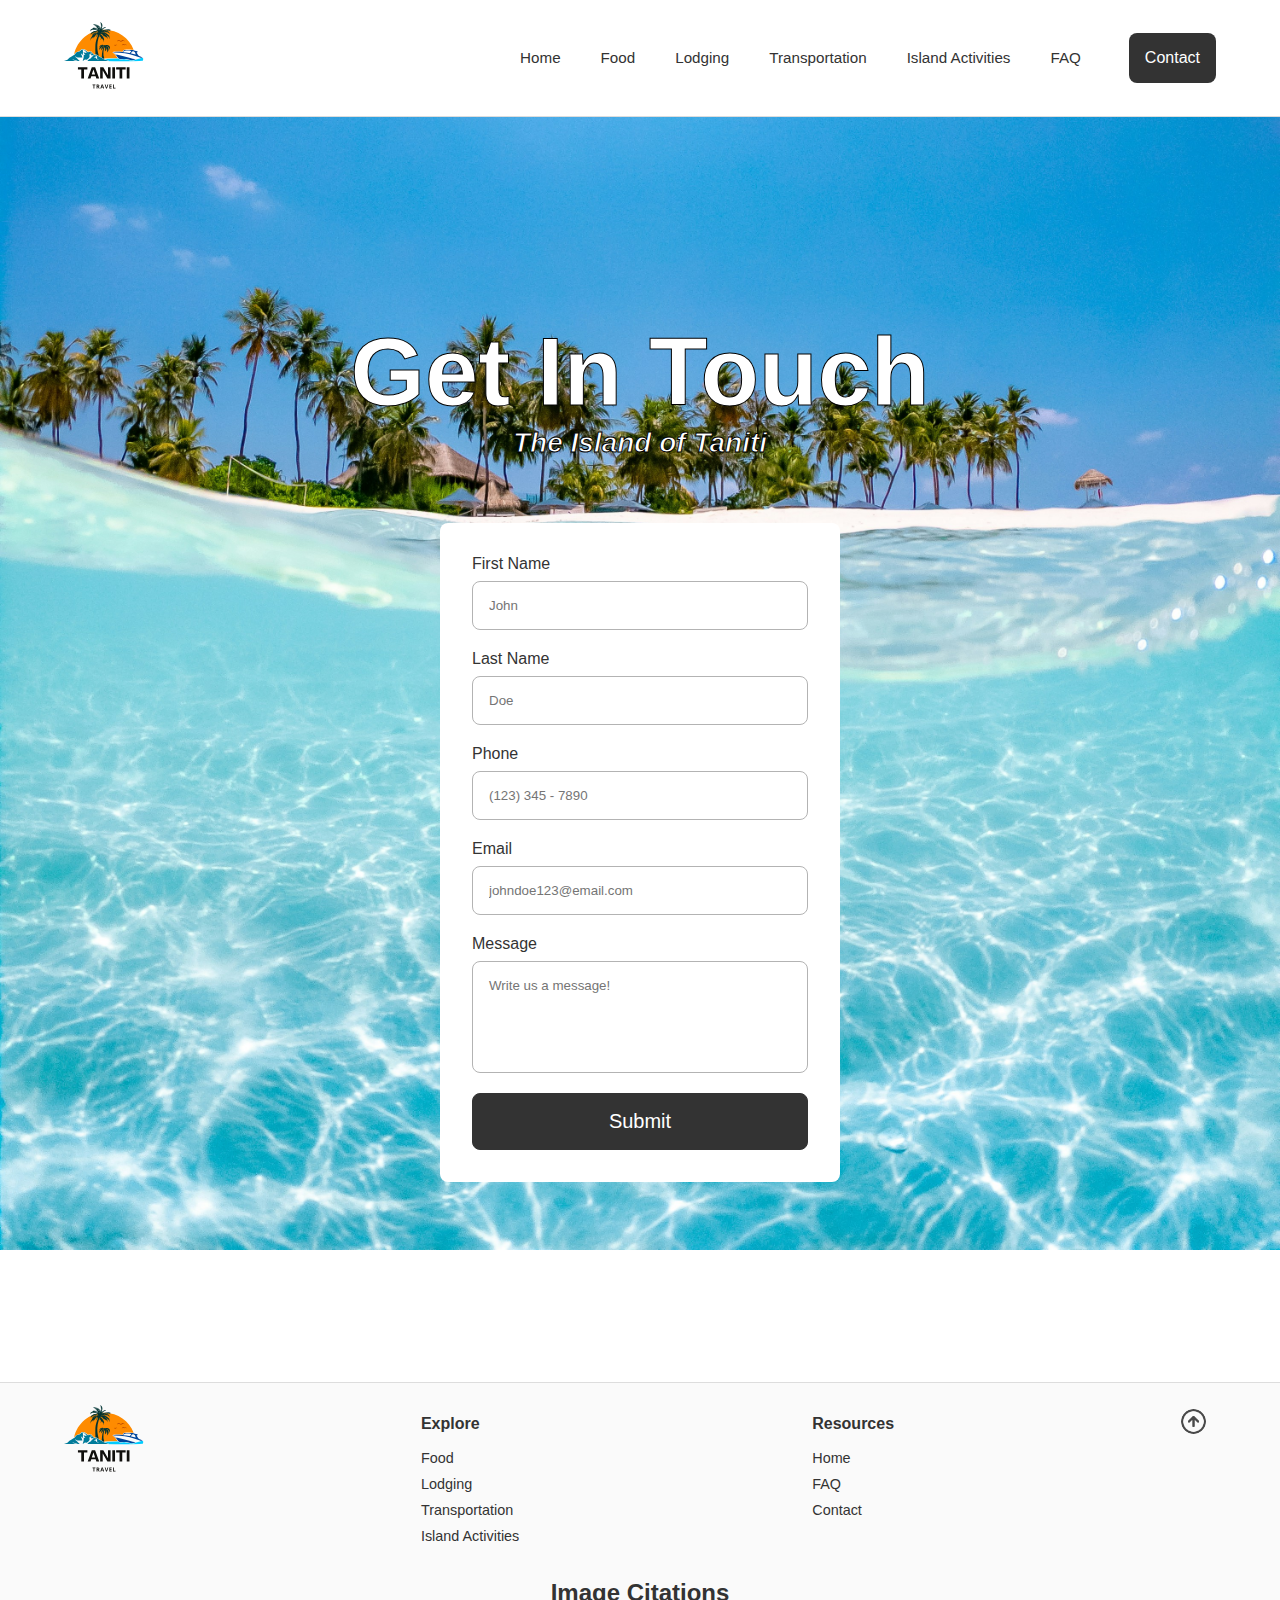
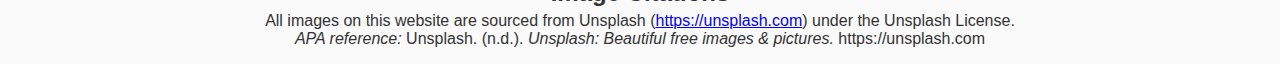
<file: contact.html>
<!DOCTYPE html>
<html lang="en">
<head>
  <meta charset="UTF-8" />
  <meta name="viewport" content="width=device-width, initial-scale=1.0" />
  <title>Contact — Taniti Travel</title>
  <link rel="stylesheet" href="style.css" />
</head>
<body id="top">
  <header class="navbar">
    <a href="index.html"><img class="logo" src="./images/logo.svg" alt="Company Logo"></a>
    <div class="flex">
    <nav>
      <ul class="nav-links">
        <li><a href="index.html">Home</a></li>
        <li><a href="food.html">Food</a></li>
        <li><a href="lodging.html">Lodging</a></li>
        <li><a href="transportation.html">Transportation</a></li>
        <li><a href="island-activities.html">Island Activities</a></li>
        <li><a href="faq.html">FAQ</a></li>
      </ul>
    </nav>
    <a href="contact.html" class="contact-btn">Contact</a>
    </div>
  </header>

  <main>
    <section class="section contact-background">
    <div class="contact-container hero">
    <h1>Get In Touch</h1>
    <p class="contact-p">The Island of Taniti</p>
    </div>
      <div class="form-container">
      <form>
          <label>First Name</label>
          <input type="text" placeholder="John" required>

          <label>Last Name</label>
          <input type="text" placeholder="Doe" required>

          <label>Phone</label>
          <input type="text" placeholder="(123) 345 - 7890" required>

          <label>Email</label>
          <input type="email" placeholder="johndoe123@email.com" required>

          <label>Message</label>
          <textarea placeholder="Write us a message!" required></textarea>

          <button id="submit" class="button" type="submit">Submit</button>
        </form>
        </div>
    </section>
  </main>

  <footer>
    <div class="footer-container">
    <a href="index.html"><img class="logo" src="./images/logo.svg" alt="Company Logo"></a>
      <div class="footer-col">
        <h4>Explore</h4>
        <ul>
          <li><a href="food.html">Food</a></li>
          <li><a href="lodging.html">Lodging</a></li>
          <li><a href="transportation.html">Transportation</a></li>
          <li><a href="island-activities.html">Island Activities</a></li>
        </ul>
      </div>
      <div class="footer-col">
        <h4>Resources</h4>
        <ul>
          <li><a href="index.html">Home</a></li>
          <li><a href="faq.html">FAQ</a></li>
          <li><a href="contact.html">Contact</a></li>
        </ul>
      </div>
      <a href="#top" class="back-to-top">
    <img src="./images/icon.png" alt="Back to top">
  </a>
    </div>
    <div class="image-citations">
    <h2>Image Citations</h2>
    <p>All images on this website are sourced from Unsplash (<a href="https://unsplash.com" target="_blank">https://unsplash.com</a>) under the Unsplash License.</p>
    <p><em>APA reference:</em> Unsplash. (n.d.). <em>Unsplash: Beautiful free images & pictures.</em> https://unsplash.com</p>
    </div>
  </footer>
</body>
</html>
</file>
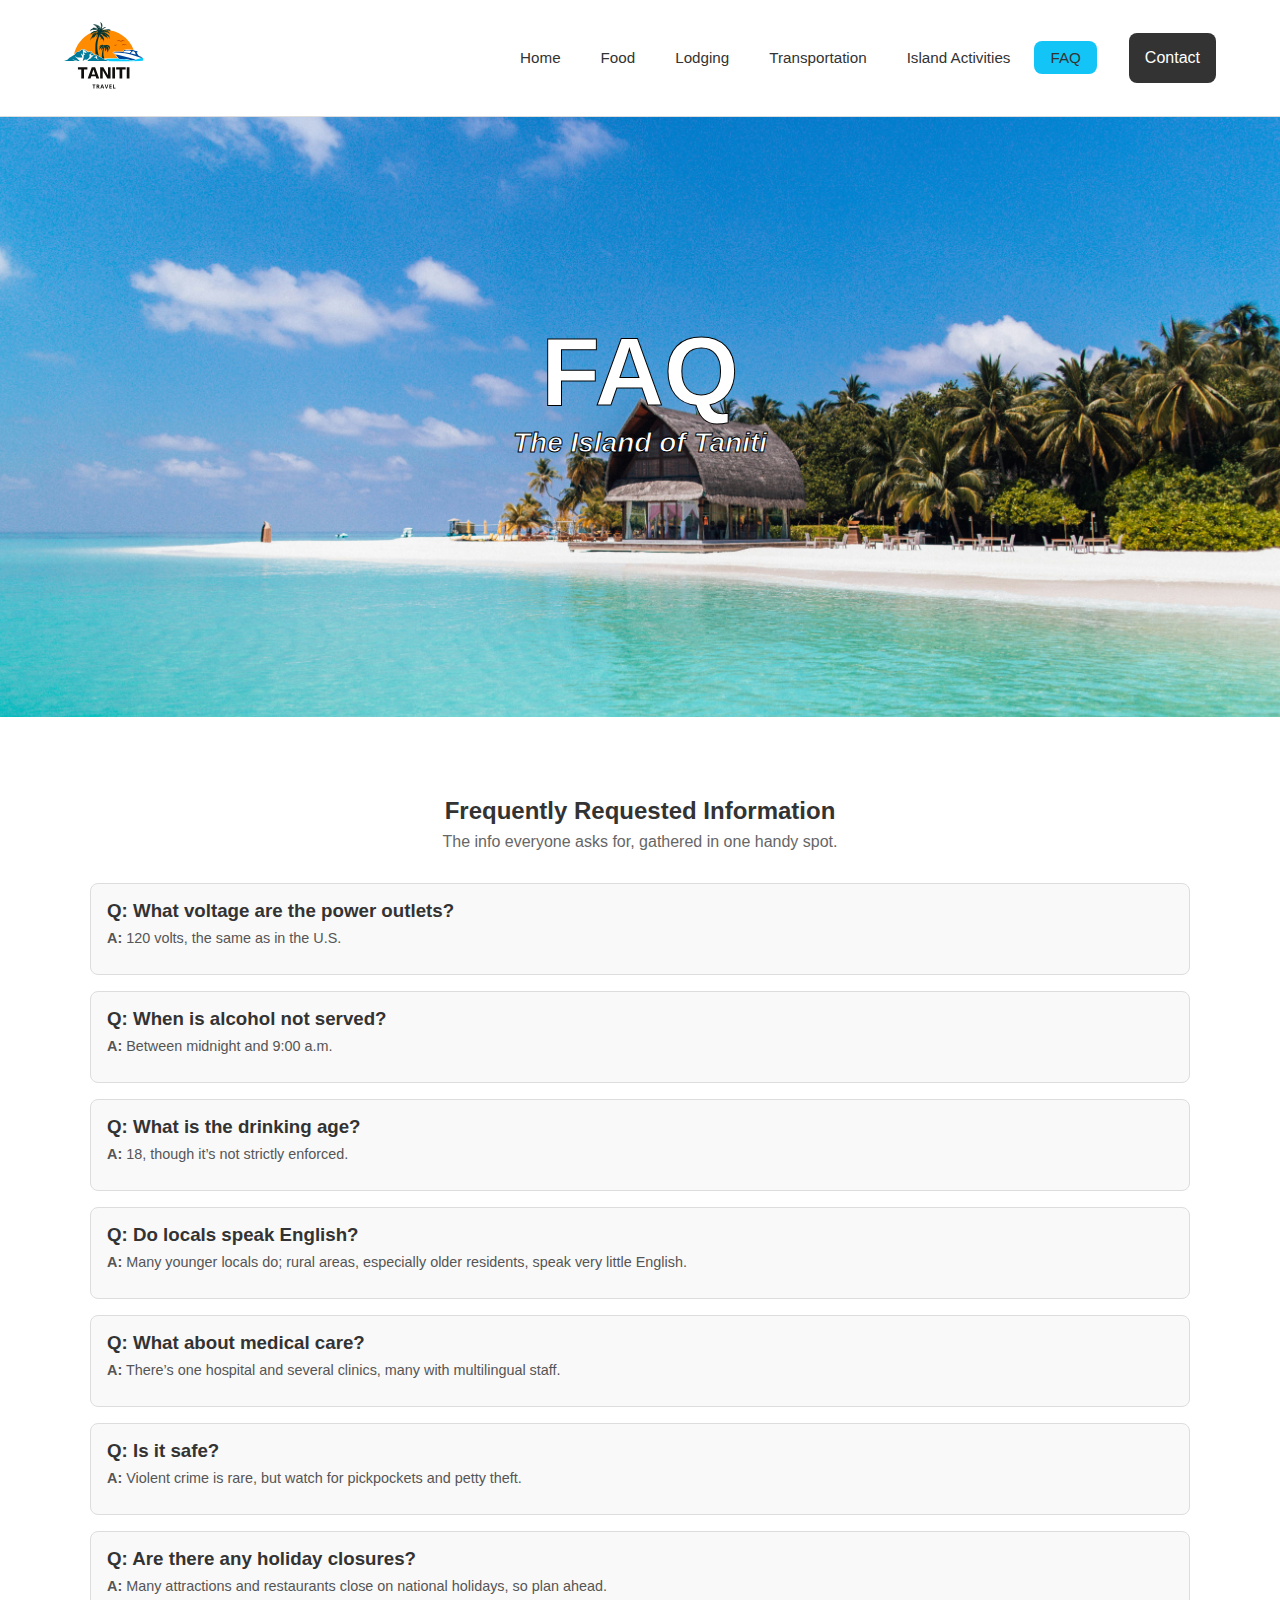
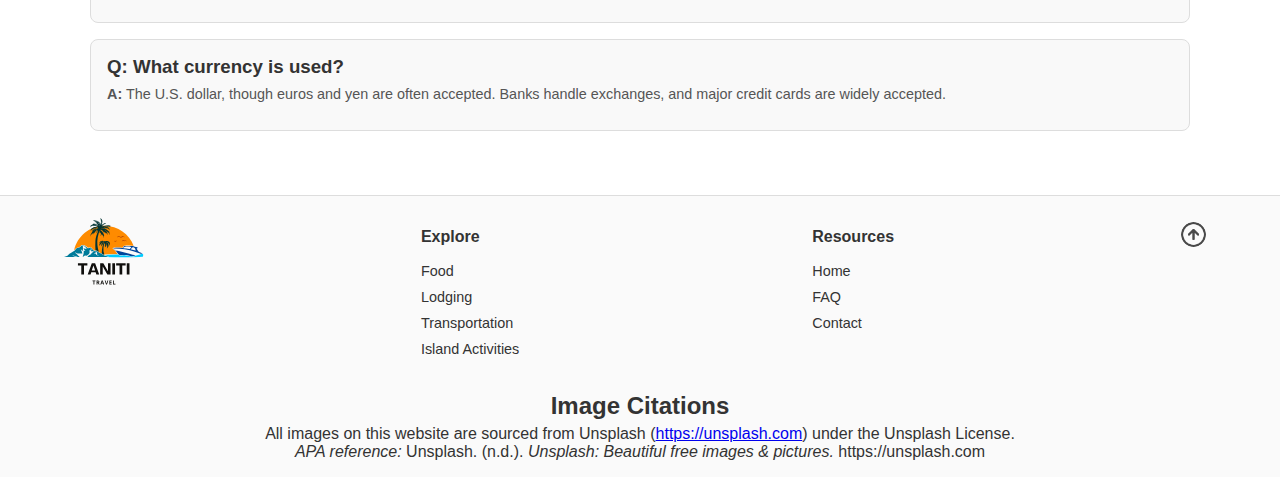
<file: faq.html>
<!DOCTYPE html>
<html lang="en">
<head>
  <meta charset="UTF-8" />
  <meta name="viewport" content="width=device-width, initial-scale=1.0" />
  <title>FAQ — Taniti Travel</title>
  <link rel="stylesheet" href="style.css" />
</head>
<body id="top">
  <header class="navbar">
    <a href="index.html"><img class="logo" src="./images/logo.svg" alt="Company Logo"></a>
    <div class="flex">
    <nav>
      <ul class="nav-links">
        <li><a href="index.html">Home</a></li>
        <li><a href="food.html">Food</a></li>
        <li><a href="lodging.html">Lodging</a></li>
        <li><a href="transportation.html">Transportation</a></li>
        <li><a href="island-activities.html">Island Activities</a></li>
        <li><a href="faq.html" class="active">FAQ</a></li>
      </ul>
    </nav>
    <a href="contact.html" class="contact-btn">Contact</a>
    </div>
  </header>

  <section class="hero faq-hero">
    <div class="hero-container">
    <h1>FAQ</h1>
    <p>The Island of Taniti</p>
    </div>
  </section>

  <main>
 <section class="section">
  <h2>Frequently Requested Information</h2>
  <p class="subheading">The info everyone asks for, gathered in one handy spot.</p>

  <div class="stacked-cards">
    <div class="card horizontal">
      <div class="card-content">
        <h3><strong>Q:</strong> What voltage are the power outlets?</h3>
        <p><strong>A:</strong> 120 volts, the same as in the U.S.</p>
      </div>
    </div>
    <div class="card horizontal">
      <div class="card-content">
        <h3><strong>Q:</strong> When is alcohol not served?</h3>
        <p><strong>A:</strong> Between midnight and 9:00 a.m.</p>
      </div>
    </div>
    <div class="card horizontal">
      <div class="card-content">
        <h3><strong>Q:</strong> What is the drinking age?</h3>
        <p><strong>A:</strong> 18, though it’s not strictly enforced.</p>
      </div>
    </div>
    <div class="card horizontal">
      <div class="card-content">
        <h3><strong>Q:</strong> Do locals speak English?</h3>
        <p><strong>A:</strong> Many younger locals do; rural areas, especially older residents, speak very little English.</p>
      </div>
    </div>
    <div class="card horizontal">
      <div class="card-content">
        <h3><strong>Q:</strong> What about medical care?</h3>
        <p><strong>A:</strong> There’s one hospital and several clinics, many with multilingual staff.</p>
      </div>
    </div>
    <div class="card horizontal">
      <div class="card-content">
        <h3><strong>Q:</strong> Is it safe?</h3>
        <p><strong>A:</strong> Violent crime is rare, but watch for pickpockets and petty theft.</p>
      </div>
    </div>
    <div class="card horizontal">
      <div class="card-content">
        <h3><strong>Q:</strong> Are there any holiday closures?</h3>
        <p><strong>A:</strong> Many attractions and restaurants close on national holidays, so plan ahead.</p>
      </div>
    </div>
    <div class="card horizontal">
      <div class="card-content">
        <h3><strong>Q:</strong> What currency is used?</h3>
        <p><strong>A:</strong> The U.S. dollar, though euros and yen are often accepted. Banks handle exchanges, and major credit cards are widely accepted.</p>
      </div>
    </div>
  </div>
</section>

  </main>

  <footer>
    <div class="footer-container">
    <a href="index.html"><img class="logo" src="./images/logo.svg" alt="Company Logo"></a>
      <div class="footer-col">
        <h4>Explore</h4>
        <ul>
          <li><a href="food.html">Food</a></li>
          <li><a href="lodging.html">Lodging</a></li>
          <li><a href="transportation.html">Transportation</a></li>
          <li><a href="island-activities.html">Island Activities</a></li>
        </ul>
      </div>
      <div class="footer-col">
        <h4>Resources</h4>
        <ul>
          <li><a href="index.html">Home</a></li>
          <li><a href="faq.html">FAQ</a></li>
          <li><a href="contact.html">Contact</a></li>
        </ul>
      </div>
      <a href="#top" class="back-to-top">
    <img src="./images/icon.png" alt="Back to top">
  </a>
    </div>
    <div class="image-citations">
    <h2>Image Citations</h2>
    <p>All images on this website are sourced from Unsplash (<a href="https://unsplash.com" target="_blank">https://unsplash.com</a>) under the Unsplash License.</p>
    <p><em>APA reference:</em> Unsplash. (n.d.). <em>Unsplash: Beautiful free images & pictures.</em> https://unsplash.com</p>
    </div>
  </footer>
</body>
</html>
</file>
<file: style.css>
* {
  margin: 0;
  padding: 0;
  box-sizing: border-box;
  font-family: Arial, sans-serif;
}

body {
  background-color: #fff;
  color: #333;
}

/* Header */
.navbar {
  display: flex;
  align-items: center;
  justify-content: space-between;
  padding: 1rem 4rem;
  border-bottom: 1px solid #ddd;
}

.logo {
  width: 80px;
  height: 80px;
}

.flex {
    display: flex;
    align-items: center;
}

.nav-links {
  list-style: none;
  display: flex;
  gap: 0.5rem;
}

.nav-links a {
  text-decoration: none;
  color: #333;
  font-size: 0.95rem;
  padding: 0.5rem 1rem;
}

.nav-links a:hover {
    background: #13c4f6;
    border-radius: 8px;
}

.active {
    background: #13c4f6;
    border-radius: 8px;
}

.contact-btn {
  background: #333;
  color: #fff;
  padding: 1rem 1rem;
  margin-left: 2rem;
  text-decoration: none;
  border-radius: 8px;
}

/* Hero Section */

.hero {
  text-align: center;
  margin-bottom: 2rem;
}

.hero h1 {
  font-size: 6rem;
  font-weight: bold;
  color: #fff;
  -webkit-text-stroke: 1px black;
}

.hero p {
  font-size: 1.75rem;
  color: #fff;
  font-weight: 600;
  font-style: italic;
  -webkit-text-stroke: 1px black;
}

/* Hero Images */

.hero-container {
  display: flex;
  flex-direction: column;
  margin: 0 auto;
  max-width: 1100px;
  text-align: center;
  align-items: center;
  padding-top: 200px;
}

.home-hero {
  background-image: url('./images/home/home-hero.jpg');
  height: 600px;
  background-attachment: fixed;
  background-position: center;
  background-repeat: no-repeat;
  background-size: cover;
}

.food-hero {
  background-image: url('./images/food/food-hero.jpg');
  height: 600px;
  background-attachment: fixed;
  background-position: center;
  background-repeat: no-repeat;
  background-size: cover;
}

.lodging-hero {
  background-image: url('./images/home/lodging.jpg');
  height: 600px;
  background-attachment: fixed;
  background-position: center;
  background-repeat: no-repeat;
  background-size: cover;
}

.transportation-hero {
  background-image: url('./images/transportation/transportation-hero.jpg');
  height: 600px;
  background-attachment: fixed;
  background-position: center;
  background-repeat: no-repeat;
  background-size: cover;
}

.island-activities-hero {
  background-image: url('./images/island-activities/island-activities-hero.jpg');
  height: 600px;
  background-attachment: fixed;
  background-position: center;
  background-repeat: no-repeat;
  background-size: cover;
}

.faq-hero {
  background-image: url('./images/faq/faq-hero.jpg');
  height: 600px;
  background-attachment: fixed;
  background-position: center;
  background-repeat: no-repeat;
  background-size: cover;
}

.contact-container {
  display: flex;
  flex-direction: column;
  margin: 0 auto;
  max-width: 1100px;
  text-align: center;
  align-items: center;
  padding-top: 152px;  
}

.contact-background {
  background-image: url('./images/contact/contact-background.jpg');
  height: 100%;
  background-attachment: fixed;
  background-position: center;
  background-repeat: no-repeat;
  background-size: cover;
}

#top > main > section > div.contact-container.hero > p {
  color: #fff;
}

/* Home Images */

.home-image-food {
  background-image: url('./images/home/food.jpg');
  background-size: cover;
  background-position: center;
  height: 150px;
  width: 100%;
  border-radius: 4px;
  margin-bottom: 1rem;
}

.home-image-lodging {
  background-image: url('./images/home/lodging.jpg');
  background-size: cover;
  background-position: center;
  height: 150px;
  width: 100%;
  border-radius: 4px;
  margin-bottom: 1rem;
}

.home-image-transportation {
  background-image: url('./images/home/transportation.jpg');
  background-size: cover;
  background-position: center;
  height: 150px;
  width: 300px;
  border-radius: 4px;
  margin-right: 20px;
}

.home-image-island-activities {
  background-image: url('./images/home/island-activities.jpg');
  background-size: cover;
  background-position: center;
  height: 150px;
  width: 300px;
  border-radius: 4px;
  margin-right: 20px;
}

/* Food Images */

.food-image-supermarket-1 {
  background-image: url('./images/food/supermarket-1.jpg');
  background-size: cover;
  background-position: center;
  height: 150px;
  width: 300px;
  border-radius: 4px;
  margin-right: 20px;
}

.food-image-supermarket-2 {
  background-image: url('./images/food/supermarket-2.jpg');
  background-size: cover;
  background-position: center;
  height: 150px;
  width: 300px;
  border-radius: 4px;
  margin-right: 20px;
}

.food-image-grocery-1 {
  background-image: url('./images/food/grocery-1.jpg');
  background-size: cover;
  background-position: center;
  height: 150px;
  width: 300px;
  border-radius: 4px;
  margin-right: 20px;
}

.food-image-grocery-2 {
  background-image: url('./images/food/grocery-2.jpg');
  background-size: cover;
  background-position: center;
  height: 150px;
  width: 300px;
  border-radius: 4px;
  margin-right: 20px;
}

.food-image-convenience {
  background-image: url('./images/food/convenience.jpg');
  background-size: cover;
  background-position: center;
  height: 150px;
  width: 300px;
  border-radius: 4px;
  margin-right: 20px;
}

.food-image-restaurant-1 {
  background-image: url('./images/food/restaurant-1.jpg');
  background-size: cover;
  background-position: center;
  height: 300px;
  width: 100%;
  border-radius: 4px;
  margin-bottom: 1rem;
}

.food-image-restaurant-2 {
  background-image: url('./images/food/restaurant-2.jpg');
  background-size: cover;
  background-position: center;
  height: 300px;
  width: 100%;
  border-radius: 4px;
  margin-bottom: 1rem;
}

.food-image-restaurant-3 {
  background-image: url('./images/food/restaurant-3.jpg');
  background-size: cover;
  background-position: center;
  height: 300px;
  width: 100%;
  border-radius: 4px;
  margin-bottom: 1rem;
}

.food-image-restaurant-4 {
  background-image: url('./images/food/restaurant-4.jpg');
  background-size: cover;
  background-position: center;
  height: 300px;
  width: 100%;
  border-radius: 4px;
  margin-bottom: 1rem;
}

.food-image-restaurant-5 {
  background-image: url('./images/food/restaurant-5.jpg');
  background-size: cover;
  background-position: center;
  height: 300px;
  width: 100%;
  border-radius: 4px;
  margin-bottom: 1rem;
}

.food-image-restaurant-6 {
  background-image: url('./images/food/restaurant-6.jpg');
  background-size: cover;
  background-position: center;
  height: 300px;
  width: 100%;
  border-radius: 4px;
  margin-bottom: 1rem;
}

.food-image-restaurant-7 {
  background-image: url('./images/food/restaurant-7.jpg');
  background-size: cover;
  background-position: center;
  height: 300px;
  width: 100%;
  border-radius: 4px;
  margin-bottom: 1rem;
}

.food-image-restaurant-8 {
  background-image: url('./images/food/restaurant-8.jpg');
  background-size: cover;
  background-position: center;
  height: 300px;
  width: 100%;
  border-radius: 4px;
  margin-bottom: 1rem;
}

.food-image-restaurant-9 {
  background-image: url('./images/food/restaurant-9.jpg');
  background-size: cover;
  background-position: center;
  height: 300px;
  width: 100%;
  border-radius: 4px;
  margin-bottom: 1rem;
}

.food-image-restaurant-10 {
  background-image: url('./images/food/restaurant-10.jpg');
  background-size: cover;
  background-position: center;
  height: 300px;
  width: 100%;
  border-radius: 4px;
  margin-bottom: 1rem;
}

/* Lodging Images */

.lodging-image-hotel-1 {
  background-image: url('./images/lodging/hotel-1.jpg');
  background-size: cover;
  background-position: center;
  height: 300px;
  width: 100%;
  border-radius: 4px;
  margin-bottom: 1rem;
}

.lodging-image-resort {
  background-image: url('./images/lodging/resort.jpg');
  background-size: cover;
  background-position: center;
  height: 300px;
  width: 100%;
  border-radius: 4px;
  margin-bottom: 1rem;
}

.lodging-image-hotel-2 {
  background-image: url('./images/lodging/hotel-2.jpg');
  background-size: cover;
  background-position: center;
  height: 300px;
  width: 100%;
  border-radius: 4px;
  margin-bottom: 1rem;
}

.lodging-image-bnb {
  background-image: url('./images/lodging/bnb.jpg');
  background-size: cover;
  background-position: center;
  height: 300px;
  width: 100%;
  border-radius: 4px;
  margin-bottom: 1rem;
}

/* Transportation Images */

.transportation-image-plane {
  background-image: url('./images/transportation/plane.jpg');
  background-size: cover;
  background-position: center;
  height: 150px;
  width: 100%;
  border-radius: 4px;
  margin-bottom: 1rem;
}

.transportation-image-cruise {
  background-image: url('./images/transportation/cruise.jpg');
  background-size: cover;
  background-position: center;
  height: 150px;
  width: 100%;
  border-radius: 4px;
  margin-bottom: 1rem;
}

.transportation-image-bus-1 {
  background-image: url('./images/Transportation/bus-1.jpg');
  background-size: cover;
  background-position: center;
  height: 150px;
  width: 300px;
  border-radius: 4px;
  margin-right: 20px;
}

.transportation-image-bus-2 {
  background-image: url('./images/Transportation/bus-2.jpg');
  background-size: cover;
  background-position: center;
  height: 150px;
  width: 300px;
  border-radius: 4px;
  margin-right: 20px;
}

.transportation-image-taxi {
  background-image: url('./images/Transportation/taxi.jpg');
  background-size: cover;
  background-position: center;
  height: 150px;
  width: 300px;
  border-radius: 4px;
  margin-right: 20px;
}

.transportation-image-rental {
  background-image: url('./images/Transportation/rental.jpg');
  background-size: cover;
  background-position: center;
  height: 150px;
  width: 300px;
  border-radius: 4px;
  margin-right: 20px;
}

.transportation-image-bike {
  background-image: url('./images/Transportation/bike.jpg');
  background-size: cover;
  background-position: center;
  height: 150px;
  width: 300px;
  border-radius: 4px;
  margin-right: 20px;
}

/* Island Activities Images */

.island-activities-image-city {
  background-image: url('./images/island-activities/city.jpg');
  background-size: cover;
  background-position: center;
  height: 150px;
  width: 100%;
  border-radius: 4px;
  margin-bottom: 1rem;
}

.island-activities-image-beach-1 {
  background-image: url('./images/island-activities/beach-1.jpg');
  background-size: cover;
  background-position: center;
  height: 150px;
  width: 100%;
  border-radius: 4px;
  margin-bottom: 1rem;
}

.island-activities-image-tour {
  background-image: url('./images/island-activities/tour.jpg');
  background-size: cover;
  background-position: center;
  height: 150px;
  width: 300px;
  border-radius: 4px;
  margin-right: 20px;
}

.island-activities-image-hike {
  background-image: url('./images/island-activities/hike.jpg');
  background-size: cover;
  background-position: center;
  height: 150px;
  width: 300px;
  border-radius: 4px;
  margin-right: 20px;
}

.island-activities-image-volcano {
  background-image: url('./images/island-activities/volcano.jpg');
  background-size: cover;
  background-position: center;
  height: 150px;
  width: 300px;
  border-radius: 4px;
  margin-right: 20px;
}

.island-activities-image-arcade {
  background-image: url('./images/island-activities/arcade.jpg');
  background-size: cover;
  background-position: center;
  height: 150px;
  width: 100%;
  border-radius: 4px;
  margin-bottom: 1rem;
}

.island-activities-image-art {
  background-image: url('./images/island-activities/art.jpg');
  background-size: cover;
  background-position: center;
  height: 150px;
  width: 100%;
  border-radius: 4px;
  margin-bottom: 1rem;
}

.island-activities-image-bowling {
  background-image: url('./images/island-activities/bowling.jpg');
  background-size: cover;
  background-position: center;
  height: 150px;
  width: 100%;
  border-radius: 4px;
  margin-bottom: 1rem;
}

.island-activities-image-charter {
  background-image: url('./images/island-activities/charter.jpg');
  background-size: cover;
  background-position: center;
  height: 150px;
  width: 100%;
  border-radius: 4px;
  margin-bottom: 1rem;
}

.island-activities-image-club {
  background-image: url('./images/island-activities/club.jpg');
  background-size: cover;
  background-position: center;
  height: 150px;
  width: 100%;
  border-radius: 4px;
  margin-bottom: 1rem;
}

.island-activities-image-golf {
  background-image: url('./images/island-activities/golf.jpg');
  background-size: cover;
  background-position: center;
  height: 150px;
  width: 100%;
  border-radius: 4px;
  margin-bottom: 1rem;
}

.island-activities-image-helicopter {
  background-image: url('./images/island-activities/helicopter.jpg');
  background-size: cover;
  background-position: center;
  height: 150px;
  width: 100%;
  border-radius: 4px;
  margin-bottom: 1rem;
}

.island-activities-image-microbrewery {
  background-image: url('./images/island-activities/microbrewery.jpg');
  background-size: cover;
  background-position: center;
  height: 150px;
  width: 100%;
  border-radius: 4px;
  margin-bottom: 1rem;
}

.island-activities-image-movie {
  background-image: url('./images/island-activities/movie.jpg');
  background-size: cover;
  background-position: center;
  height: 150px;
  width: 100%;
  border-radius: 4px;
  margin-bottom: 1rem;
}

.island-activities-image-museum {
  background-image: url('./images/island-activities/museum.jpg');
  background-size: cover;
  background-position: center;
  height: 150px;
  width: 100%;
  border-radius: 4px;
  margin-bottom: 1rem;
}

.island-activities-image-pub {
  background-image: url('./images/island-activities/pub.jpg');
  background-size: cover;
  background-position: center;
  height: 150px;
  width: 100%;
  border-radius: 4px;
  margin-bottom: 1rem;
}

.island-activities-image-rainforest {
  background-image: url('./images/island-activities/rainforest.jpg');
  background-size: cover;
  background-position: center;
  height: 150px;
  width: 100%;
  border-radius: 4px;
  margin-bottom: 1rem;
}

.island-activities-image-snorkel {
  background-image: url('./images/island-activities/snorkel.jpg');
  background-size: cover;
  background-position: center;
  height: 150px;
  width: 100%;
  border-radius: 4px;
  margin-bottom: 1rem;
}

.island-activities-image-zipline {
  background-image: url('./images/island-activities/zipline.jpg');
  background-size: cover;
  background-position: center;
  height: 150px;
  width: 100%;
  border-radius: 4px;
  margin-bottom: 1rem;
}

/* Section Layout */

.section {
  text-align: center;
  padding: 3rem 2rem;
}

.section h2 {
  font-size: 1.5rem;
  margin-bottom: 0.5rem;
}

.section p {
  color: #666;
  margin-bottom: 2rem;
}

.subheading {
  font-size: 1rem;
  color: #777;
}

.container {
  display: flex;
  flex-direction: column;
  margin: 0 auto;
  max-width: 1100px;
}

/* Map */

.map-container {
  border-radius: 8px;
  overflow: hidden;
  width: 1100px;
  height: 600px;
}

.map-container iframe {
  width: 100%;
  height: 100%;
}

/* Card Layouts */
.card-grid {
  display: flex;
  flex-wrap: wrap;
  gap: 20px;
  justify-content: center;
  
}

.card-grid-padding {
  padding-bottom: 20px;
}

.card {
  background-color: #f9f9f9;
  border: 1px solid #ddd;
  border-radius: 8px;
  width: 540px;
  padding: 1rem;
  text-align: left;
}

.card.horizontal {
  display: flex;
  align-items: center;
  width: 1100px;
  margin: 1rem auto;
}

.card.horizontal .image-placeholder {
  height: 100px;
  width: 100px;
  margin-bottom: 0;
  margin-right: 1rem;
}

.card-content {
  flex: 1;
}

.card h3 {
  margin-bottom: 0.5rem;
}

.card p {
  font-size: 0.9rem;
  color: #555;
  margin-bottom: 0.75rem;
}

.card .price {
  font-style: italic;
  color: #000;
}

button {
  padding: 0.4rem 0.8rem;
  border: 1px solid #333;
  background-color: #fff;
  cursor: pointer;
  border-radius: 4px;
}

button:hover {
  background-color: #13c4f6;
  border: 1px solid #13c4f6;
}

/* Form */

.form-container {
  background: #fff;
  border-radius: 8px;
  padding: 2rem;
  max-width: 400px;
  margin: 2rem auto;
  margin-bottom: 152px;
}

form {
  display: flex;
  flex-direction: column;
}

form label {
  text-align: left;
}

form input,
form textarea {
  text-align: left;
  padding: 1rem;
  border-radius: 8px;
  border: 1px solid #b3b3b3;
  margin-bottom: 1.25rem;
  margin-top: 0.5rem;
  resize: none;
}

form textarea {
  padding-bottom: 4rem;
}

#submit {
  background: #333;
  color: #fff;
  width: 100%;
  padding: 1rem 1rem;
  text-decoration: none;
  border-radius: 8px;
  font-size: 1.25rem;
}

/* Footer */

footer {
  border-top: 1px solid #ddd;
  padding: 1rem 4rem;
  background: #fafafa;
}

.footer-container {
  display: flex;
  justify-content: space-between;
  flex-wrap: wrap;
  margin: 0 auto;
}

.footer-col {
  margin: 1rem;
}

.footer-col h4 {
  margin-bottom: 1rem;
}

.footer-col ul {
  list-style: none;
}

.footer-col ul li {
  margin-bottom: 0.5rem;
}

.footer-col a {
  text-decoration: none;
  color: #333;
  font-size: 0.9rem;
}

.back-to-top {
  bottom: 30px;
  right: 30px;
  text-decoration: none;
}

.back-to-top img {
  width: 45px;         /* adjust size as needed */
  height: 45px;
  border-radius: 50%;
  padding: 10px;
  opacity: 0.8;
  transition: opacity 0.3s ease, transform 0.3s ease;
}

.back-to-top img:hover {
  opacity: 1;
  transform: translateY(-4px);
}

.image-citations {
  display: flex;
  flex-direction: column;
  text-align: center;
}

.image-citations h2 {
  padding-bottom: 5px;
  padding-top: 10px;
}

/* Responsive */
@media (max-width: 768px) {
  .nav-links {
    flex-direction: column;
  }

  .card-grid {
    flex-direction: column;
    align-items: center;
  }

  .card.horizontal {
    flex-direction: column;
    align-items: flex-start;
  }

  .card {
    max-width: 400px;
  }

  .map-container {
    max-width: 400px;
  }

  .card.horizontal .image-placeholder {
    width: 100%;
    height: 150px;
    margin-right: 0;
    margin-bottom: 1rem;
  }

  .footer-container {
    flex-direction: column;
    align-items: center;
  }
}
</file>
